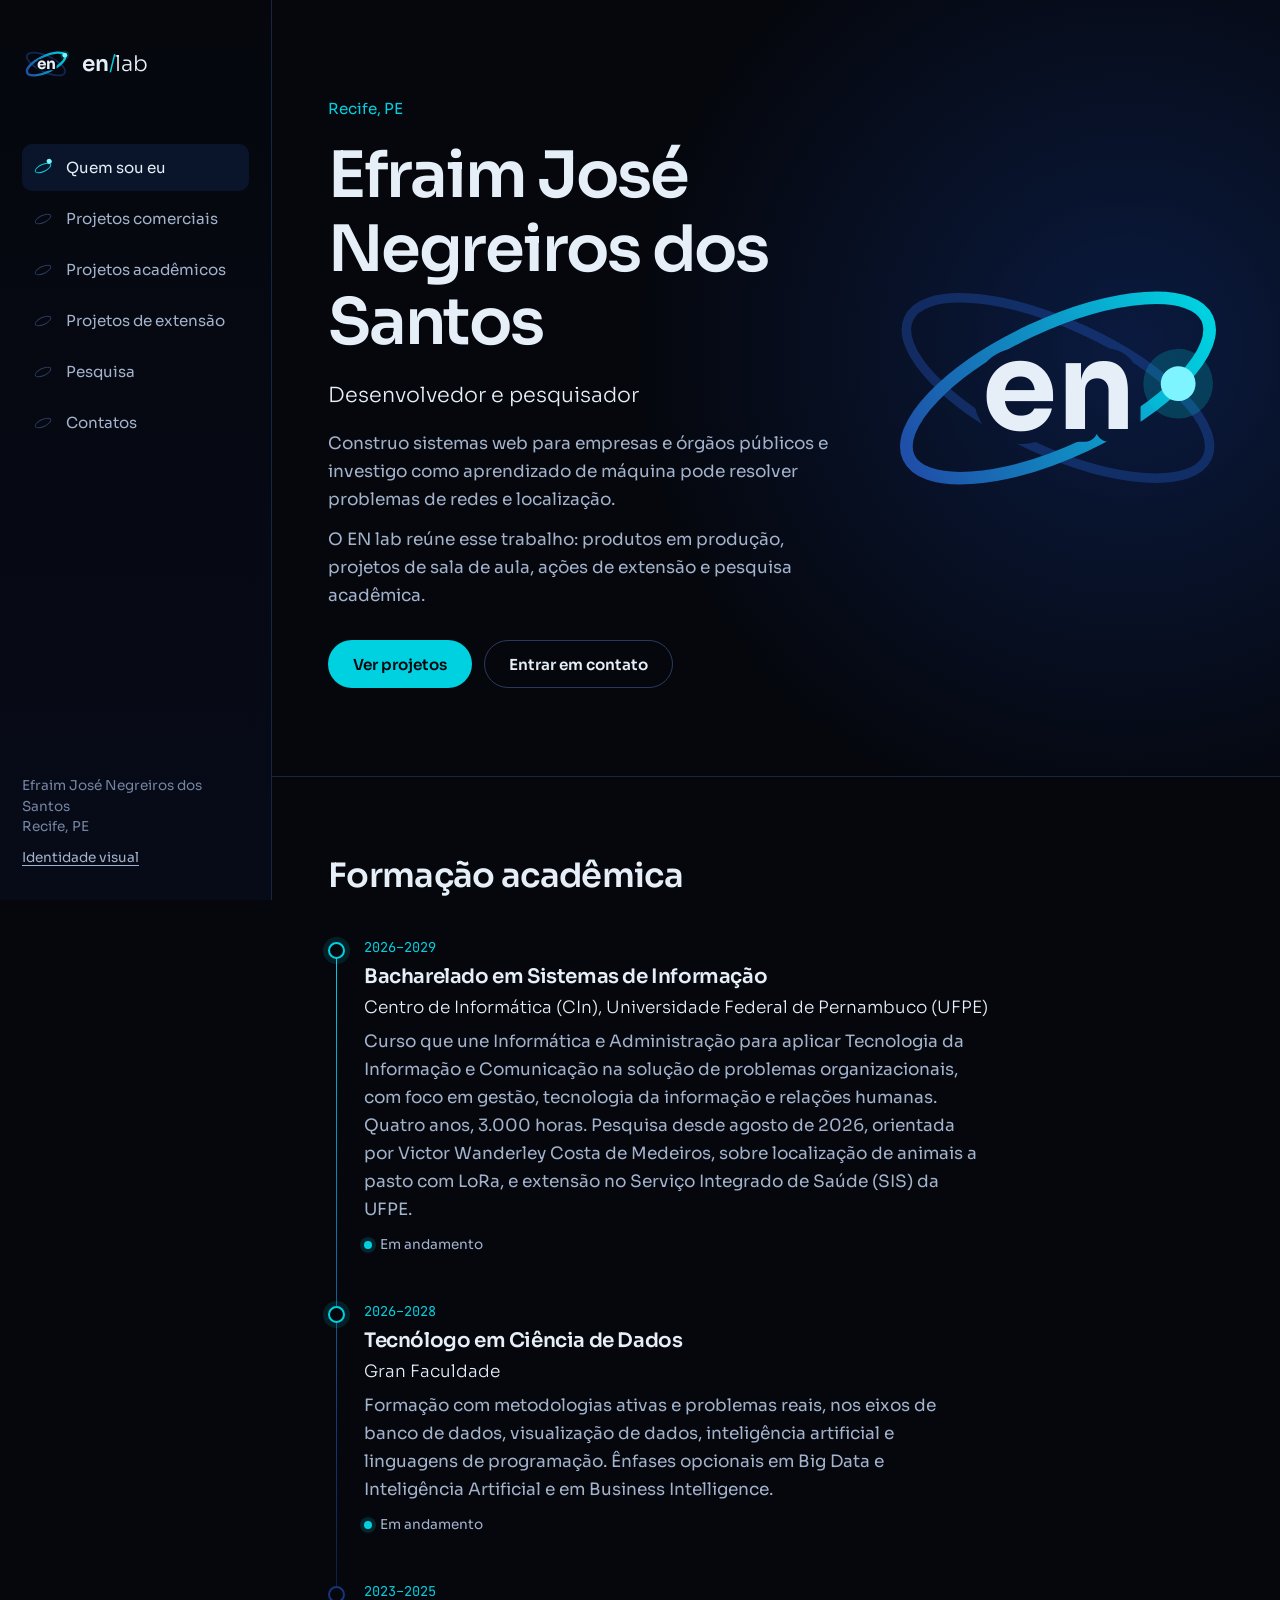
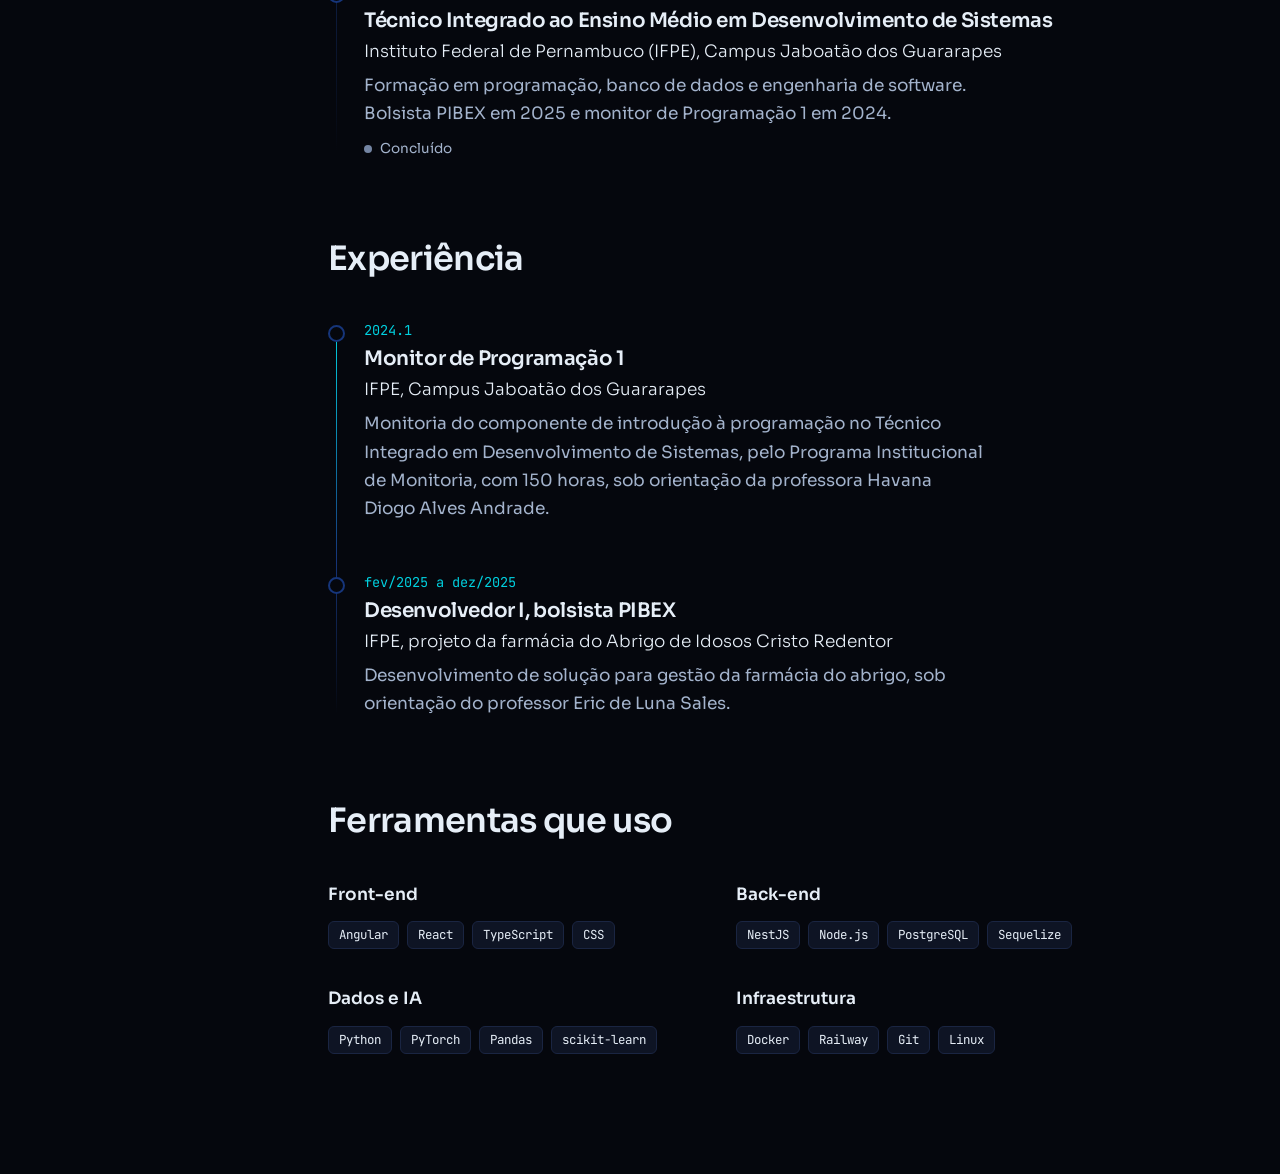
<file: index.html>
<!doctype html>
<html lang="pt-BR">
<head>
  <meta charset="utf-8">
  <title>EN lab | Efraim Negreiros</title>
  <meta name="viewport" content="width=device-width, initial-scale=1">
  <meta name="description" content="Portfólio de projetos e pesquisas de Efraim Negreiros.">
  <meta name="theme-color" content="#05070D">
  <link rel="icon" type="image/svg+xml" href="assets/favicon.svg">
  <link rel="preconnect" href="https://fonts.googleapis.com">
  <link rel="preconnect" href="https://fonts.gstatic.com" crossorigin>
  <link href="https://fonts.googleapis.com/css2?family=Sora:wght@300;400;500;600;700&family=JetBrains+Mono:wght@400;500&display=swap" rel="stylesheet">
  <link rel="stylesheet" href="css/style.css">
</head>
<body>
  <a class="pular" href="#conteudo" data-pular>Pular para o conteúdo</a>

  <header class="barra">
    <a href="#/" class="marca" data-logo="40">
      <span class="marca-nome">en<span class="barra-marca">/</span><span class="leve">lab</span></span>
    </a>
    <button type="button" class="alternar" aria-expanded="false" aria-controls="menu-principal">Menu</button>
  </header>

  <aside class="trilho">
    <a href="#/" class="marca marca-trilho" data-logo="48">
      <span class="marca-nome">en<span class="barra-marca">/</span><span class="leve">lab</span></span>
    </a>

    <nav id="menu-principal" class="menu-principal" aria-label="Menu principal">
      <ul></ul>
    </nav>

    <p class="trilho-rodape"></p>
  </aside>

  <main id="conteudo" tabindex="-1"></main>

  <noscript>
    <p style="padding: 24px; margin-left: 272px;">Ative o JavaScript para ver o portfólio.</p>
  </noscript>

  <script src="js/dados.js"></script>
  <script src="js/app.js"></script>
</body>
</html>
</file>
<file: css/style.css>
/* ==========================================================================
   EN lab — portfólio
   Paleta: Abismo #05070D · Marinho Profundo #0A1A3F · Azul Oceano #1F4FA8
           Ciano #00D1E0 · Ciano Luz #7DF4FF · Névoa #E6EEF7
   ========================================================================== */

:root {
  --abismo: #05070D;
  --casco: #0E1424;
  --casco-borda: #1A2542;
  --marinho-profundo: #0A1A3F;
  --marinho: #16357A;
  --oceano: #1F4FA8;
  --ciano: #00D1E0;
  --ciano-luz: #7DF4FF;
  --nevoa: #E6EEF7;
  --texto-suave: #A3B3CC;
  --texto-apagado: #7485A3;
  --degrade: linear-gradient(135deg, var(--marinho-profundo) 0%, var(--oceano) 100%);

  --fonte: 'Sora', system-ui, -apple-system, 'Segoe UI', sans-serif;
  --fonte-mono: 'JetBrains Mono', ui-monospace, 'SFMono-Regular', Menlo, monospace;

  --trilho: 272px;
  --conteudo: 880px;
  color-scheme: dark;
}

*, *::before, *::after { box-sizing: border-box; }

html { scroll-behavior: smooth; }
@media (prefers-reduced-motion: reduce) {
  html { scroll-behavior: auto; }
  *, *::before, *::after { transition-duration: 0.01ms !important; animation-duration: 0.01ms !important; }
}

body {
  margin: 0;
  background: var(--abismo);
  color: var(--nevoa);
  font-family: var(--fonte);
  font-size: 17px;
  line-height: 1.65;
  -webkit-font-smoothing: antialiased;
}

h1, h2, h3 { margin: 0; line-height: 1.15; font-weight: 600; letter-spacing: -0.02em; }
h1 { font-size: clamp(2.4rem, 5vw, 4rem); letter-spacing: -0.035em; }
h2 { font-size: clamp(1.6rem, 3vw, 2.1rem); }
h3 { font-size: 1.25rem; }
p { margin: 0; }

a { color: var(--ciano); text-decoration-thickness: 1px; text-underline-offset: 3px; }
a:hover { color: var(--ciano-luz); }

:focus-visible {
  outline: 2px solid var(--ciano-luz);
  outline-offset: 3px;
  border-radius: 4px;
}

button { font: inherit; color: inherit; }

/* ---------- Peças comuns ---------- */

.pagina {
  max-width: var(--conteudo);
  padding: 72px 56px 120px;
}
.pagina-cabecalho { display: flex; flex-direction: column; gap: 14px; margin-bottom: 56px; max-width: 640px; }
.pagina-cabecalho h1 { font-size: clamp(2.2rem, 4vw, 3.2rem); }
.pagina-cabecalho p { color: var(--texto-suave); font-size: 1.1rem; }
.contagem { font-family: var(--fonte-mono); font-size: 0.85rem; color: var(--texto-apagado); }

.etiqueta {
  display: inline-flex; align-items: center;
  padding: 3px 10px;
  border-radius: 6px;
  background: var(--casco);
  border: 1px solid var(--casco-borda);
  font-family: var(--fonte-mono);
  font-size: 0.78rem;
  color: var(--nevoa);
  white-space: nowrap;
}
.etiquetas { display: flex; flex-wrap: wrap; gap: 8px; list-style: none; margin: 0; padding: 0; }

.situacao { font-size: 0.85rem; color: var(--texto-suave); display: inline-flex; align-items: center; gap: 8px; white-space: nowrap; }
.situacao::before { content: ''; width: 8px; height: 8px; border-radius: 50%; background: var(--texto-apagado); }
.situacao[data-viva='true']::before { background: var(--ciano); box-shadow: 0 0 0 4px rgba(0, 209, 224, 0.15); }

.botao {
  display: inline-flex; align-items: center; justify-content: center; gap: 8px;
  height: 48px; padding: 0 24px;
  border-radius: 999px; border: 1px solid transparent;
  font-weight: 600; font-size: 0.95rem; text-decoration: none; cursor: pointer;
  transition: background-color 0.2s, border-color 0.2s, color 0.2s;
}
.botao-principal { background: var(--ciano); color: var(--abismo); }
.botao-principal:hover { background: var(--ciano-luz); color: var(--abismo); }
.botao-principal:disabled { opacity: 0.6; cursor: progress; }
.botao-contorno { border-color: #2A3A5E; color: var(--nevoa); background: transparent; }
.botao-contorno:hover { border-color: var(--ciano); color: var(--ciano-luz); }

.aviso {
  padding: 20px 24px; border-radius: 12px;
  background: var(--casco); border: 1px solid var(--casco-borda);
  color: var(--texto-suave);
  display: flex; flex-direction: column; gap: 14px; align-items: flex-start;
}

.logo-orbita { display: inline-flex; line-height: 0; }

/* ---------- Estrutura: link de pular, barra móvel, trilho lateral ---------- */

.pular {
  position: fixed; left: 16px; top: -60px; z-index: 50;
  background: var(--ciano); color: var(--abismo); padding: 10px 16px; border-radius: 8px; font-weight: 600;
}
.pular:focus { top: 16px; color: var(--abismo); }

.marca { display: inline-flex; align-items: center; gap: 12px; text-decoration: none; color: var(--nevoa); }
.marca:hover { color: var(--nevoa); }
.marca-nome { font-size: 1.35rem; font-weight: 600; letter-spacing: -0.01em; }
.barra-marca { color: var(--ciano); font-weight: 300; }
.leve { font-weight: 300; }

.trilho {
  position: fixed; inset: 0 auto 0 0; width: var(--trilho);
  display: flex; flex-direction: column; gap: 56px;
  padding: 40px 22px 32px;
  border-right: 1px solid var(--casco-borda);
  background: linear-gradient(180deg, var(--abismo) 0%, #070B18 100%);
  z-index: 20;
}

.menu-principal ul { list-style: none; margin: 0; padding: 0; display: flex; flex-direction: column; gap: 4px; }
.menu-principal a {
  display: flex; align-items: center; gap: 14px;
  padding: 11px 12px; border-radius: 10px;
  color: var(--texto-suave); text-decoration: none; font-size: 0.95rem; white-space: nowrap;
  transition: color 0.2s, background-color 0.2s;
}
.menu-principal a:hover { color: var(--nevoa); background: rgba(31, 79, 168, 0.12); }
.marcador {
  width: 18px; height: 8px; flex: none;
  border: 1.5px solid #2A3A5E; border-radius: 50%;
  transform: rotate(-25deg);
  position: relative;
  transition: border-color 0.2s;
}
.menu-principal a.ativo { color: var(--nevoa); background: rgba(31, 79, 168, 0.18); }
.menu-principal a.ativo .marcador { border-color: var(--ciano); }
.menu-principal a.ativo .marcador::after {
  content: ''; position: absolute; right: -3px; top: -3px;
  width: 5px; height: 5px; border-radius: 50%; background: var(--ciano-luz);
}

.trilho-rodape { margin-top: auto; font-size: 0.85rem; color: var(--texto-apagado); line-height: 1.5; }
.trilho-rodape .link-identidade { display: inline-block; margin-top: 10px; color: var(--texto-suave); }
.trilho-rodape .link-identidade:hover { color: var(--ciano-luz); }

main { margin-left: var(--trilho); min-height: 100vh; outline: none; }

.barra { display: none; }

@media (max-width: 960px) {
  .barra {
    display: flex; align-items: center; justify-content: space-between;
    position: sticky; top: 0; z-index: 30;
    height: 68px; padding: 0 20px;
    background: rgba(5, 7, 13, 0.92); backdrop-filter: blur(10px);
    border-bottom: 1px solid var(--casco-borda);
  }
  .alternar {
    height: 40px; padding: 0 18px; border-radius: 999px;
    border: 1px solid #2A3A5E; background: transparent; cursor: pointer; font-size: 0.9rem;
  }
  .trilho {
    top: 68px; width: 100%; border-right: none; gap: 32px; padding: 24px 20px 32px;
    transform: translateX(-100%); visibility: hidden;
    transition: transform 0.25s ease, visibility 0.25s;
  }
  .trilho.aberto { transform: none; visibility: visible; }
  .marca-trilho { display: none; }
  .menu-principal a { font-size: 1.1rem; padding: 14px 12px; }
  main { margin-left: 0; }
}

/* ==========================================================================
   Página: Quem sou eu
   ========================================================================== */

.heroi {
  position: relative; overflow: hidden;
  display: grid; grid-template-columns: minmax(0, 1fr) auto; align-items: center; gap: 24px;
  padding: 96px 56px 88px;
  border-bottom: 1px solid var(--casco-borda);
  background: radial-gradient(ellipse 70% 90% at 85% 45%, var(--marinho-profundo) 0%, transparent 70%);
}
.heroi-texto { display: flex; flex-direction: column; gap: 18px; max-width: 600px; position: relative; z-index: 1; }
.heroi .local { color: var(--ciano); font-size: 0.95rem; }
.heroi .titulo { font-size: 1.3rem; color: var(--nevoa); font-weight: 300; }
.heroi .resumo { display: flex; flex-direction: column; gap: 12px; color: var(--texto-suave); max-width: 540px; }
.heroi .acoes { display: flex; flex-wrap: wrap; gap: 12px; margin-top: 12px; }
.heroi-orbita { margin-right: -24px; }

.bloco { padding: 80px 56px 0; max-width: var(--conteudo); }
.bloco h2 { margin-bottom: 40px; }
.bloco:last-child { padding-bottom: 120px; }

.linha-tempo { list-style: none; margin: 0; padding: 0 0 0 36px; position: relative; display: flex; flex-direction: column; gap: 44px; }
.linha-tempo::before {
  content: ''; position: absolute; left: 8px; top: 8px; bottom: 8px; width: 1px;
  background: linear-gradient(180deg, var(--ciano) 0%, var(--marinho) 60%, transparent 100%);
}
.linha-tempo li { position: relative; display: flex; flex-direction: column; gap: 6px; align-items: flex-start; }
.linha-tempo .no {
  position: absolute; left: -36px; top: 6px;
  width: 17px; height: 17px; border-radius: 50%;
  background: var(--abismo); border: 2px solid var(--marinho);
}
.linha-tempo .no.atual { border-color: var(--ciano); box-shadow: 0 0 0 5px rgba(0, 209, 224, 0.12); }
.linha-tempo .periodo { font-family: var(--fonte-mono); font-size: 0.85rem; color: var(--ciano); }
.linha-tempo .instituicao { color: var(--nevoa); font-weight: 300; }
.linha-tempo .descricao { color: var(--texto-suave); max-width: 620px; margin-bottom: 4px; }

.competencias { display: grid; grid-template-columns: repeat(2, minmax(0, 1fr)); gap: 36px 48px; margin: 0; }
.competencias dt { font-weight: 600; margin-bottom: 12px; }
.competencias dd { margin: 0; }

@media (max-width: 1180px) {
  .heroi { grid-template-columns: 1fr; }
  .heroi-orbita { position: absolute; right: -90px; top: 24px; opacity: 0.3; margin: 0; }
}
@media (max-width: 720px) {
  .heroi { padding: 56px 22px 56px; }
  .heroi-orbita { display: none; }
  .bloco { padding: 56px 22px 0; }
  .competencias { grid-template-columns: 1fr; }
}

/* ==========================================================================
   Página: Projetos (comerciais, acadêmicos, extensão)
   ========================================================================== */

.projetos-lista { list-style: none; margin: 0; padding: 0; border-top: 1px solid var(--casco-borda); }
.projeto { border-bottom: 1px solid var(--casco-borda); }
.projeto .cabeca {
  width: 100%; display: grid; grid-template-columns: 64px minmax(0, 1fr) auto; gap: 24px; align-items: start;
  padding: 28px 8px; background: none; border: none; text-align: left; cursor: pointer;
  transition: background-color 0.2s;
}
.projeto .cabeca:hover { background: rgba(31, 79, 168, 0.08); }
.projeto .ano { font-family: var(--fonte-mono); font-size: 0.9rem; color: var(--ciano); padding-top: 3px; }
.projeto .principal { display: flex; flex-direction: column; gap: 6px; }
.projeto .nome { font-size: 1.25rem; font-weight: 600; letter-spacing: -0.01em; }
.projeto .resumo { color: var(--texto-suave); }
.projeto .lado { display: flex; align-items: center; gap: 20px; padding-top: 3px; }
.projeto .sinal { position: relative; width: 14px; height: 14px; flex: none; }
.projeto .sinal::before, .projeto .sinal::after {
  content: ''; position: absolute; left: 0; top: 6px; width: 14px; height: 2px; background: var(--texto-suave);
  transition: transform 0.25s ease;
}
.projeto .sinal::after { transform: rotate(90deg); }
.projeto.aberto .sinal::after { transform: rotate(0deg); }
.projeto.aberto .sinal::before, .projeto.aberto .sinal::after { background: var(--ciano); }

.projeto .detalhes { display: grid; grid-template-rows: 0fr; transition: grid-template-rows 0.3s ease; }
.projeto.aberto .detalhes { grid-template-rows: 1fr; }
.projeto .detalhes-interno {
  overflow: hidden; display: flex; flex-direction: column; gap: 18px;
  padding: 0 8px 0 96px;
}
.projeto.aberto .detalhes-interno { padding-bottom: 32px; }
.projeto .descricao { max-width: 620px; }
.projeto .ficha { display: flex; flex-wrap: wrap; gap: 12px 40px; margin: 0; }
.projeto .ficha dt { font-size: 0.85rem; color: var(--texto-apagado); }
.projeto .ficha dd { margin: 0; }
.projeto .links { display: flex; gap: 24px; font-weight: 500; }

@media (max-width: 720px) {
  .projeto .cabeca { grid-template-columns: minmax(0, 1fr) auto; gap: 8px 16px; padding: 22px 4px; }
  .projeto .ano { grid-column: 1 / -1; }
  .projeto .lado .situacao { display: none; }
  .projeto .detalhes-interno { padding: 0 4px; }
}

/* ==========================================================================
   Página: Pesquisa
   ========================================================================== */

.pesquisas-lista { display: flex; flex-direction: column; }
.pesquisa {
  display: grid; grid-template-columns: 150px minmax(0, 1fr); gap: 32px;
  padding: 40px 0; border-top: 1px solid var(--casco-borda);
}
.pesquisa:first-child { border-top: none; padding-top: 0; }
.pesquisa .meta { display: flex; flex-direction: column; gap: 6px; padding-top: 4px; }
.pesquisa .ano { font-family: var(--fonte-mono); color: var(--ciano); font-size: 0.9rem; }
.pesquisa .modalidade { color: var(--texto-suave); font-size: 0.92rem; }
.pesquisa .corpo { display: flex; flex-direction: column; gap: 14px; }
.pesquisa .corpo h2 { font-size: 1.45rem; max-width: 620px; }
.pesquisa .resumo { color: var(--texto-suave); max-width: 640px; }
.pesquisa .orientacao { font-size: 0.92rem; color: var(--nevoa); }
.pesquisa .rodape { display: flex; flex-wrap: wrap; gap: 16px; align-items: center; justify-content: space-between; }
.pesquisa .ler { font-weight: 500; }

@media (max-width: 720px) {
  .pesquisa { grid-template-columns: 1fr; gap: 12px; }
  .pesquisa .meta { flex-direction: row; gap: 14px; }
}

/* ==========================================================================
   Página: Contatos
   ========================================================================== */

.contato-grade { display: grid; grid-template-columns: minmax(0, 1.3fr) minmax(0, 1fr); gap: 64px; align-items: start; }
.contato-form { display: flex; flex-direction: column; gap: 22px; align-items: flex-start; }
.campo { display: flex; flex-direction: column; gap: 8px; width: 100%; }
.campo label { font-size: 0.92rem; font-weight: 500; }
.campo input, .campo textarea {
  width: 100%; font: inherit; color: var(--nevoa);
  background: var(--casco); border: 1px solid var(--casco-borda); border-radius: 10px;
  padding: 12px 14px; transition: border-color 0.2s;
}
.campo textarea { resize: vertical; min-height: 140px; }
.campo input:hover, .campo textarea:hover { border-color: #2A3A5E; }
.campo input:focus-visible, .campo textarea:focus-visible { outline: none; border-color: var(--ciano); box-shadow: 0 0 0 3px rgba(0, 209, 224, 0.18); }
.campo [aria-invalid='true'] { border-color: #F2728B; }
.erro { color: #FF9AAE; font-size: 0.88rem; }
.erro.geral { padding: 12px 14px; border-radius: 10px; background: rgba(242, 114, 139, 0.1); width: 100%; }

.aviso.sucesso { border-color: var(--marinho); background: var(--degrade); color: var(--nevoa); }
.aviso.sucesso h2 { font-size: 1.4rem; }

.canais-titulo { font-size: 1.15rem; margin-bottom: 20px; }
.canais { margin: 0; display: flex; flex-direction: column; }
.canais div { padding: 16px 0; border-top: 1px solid var(--casco-borda); display: flex; flex-direction: column; gap: 4px; }
.canais dt { font-size: 0.85rem; color: var(--texto-apagado); }
.canais dd { margin: 0; overflow-wrap: anywhere; }

@media (max-width: 1100px) { .contato-grade { grid-template-columns: 1fr; gap: 56px; } }

/* ---------- Telas pequenas ---------- */

@media (max-width: 720px) {
  body { font-size: 16px; }
  .pagina { padding: 40px 22px 96px; }
  .pagina-cabecalho { margin-bottom: 40px; }
}
</file>
